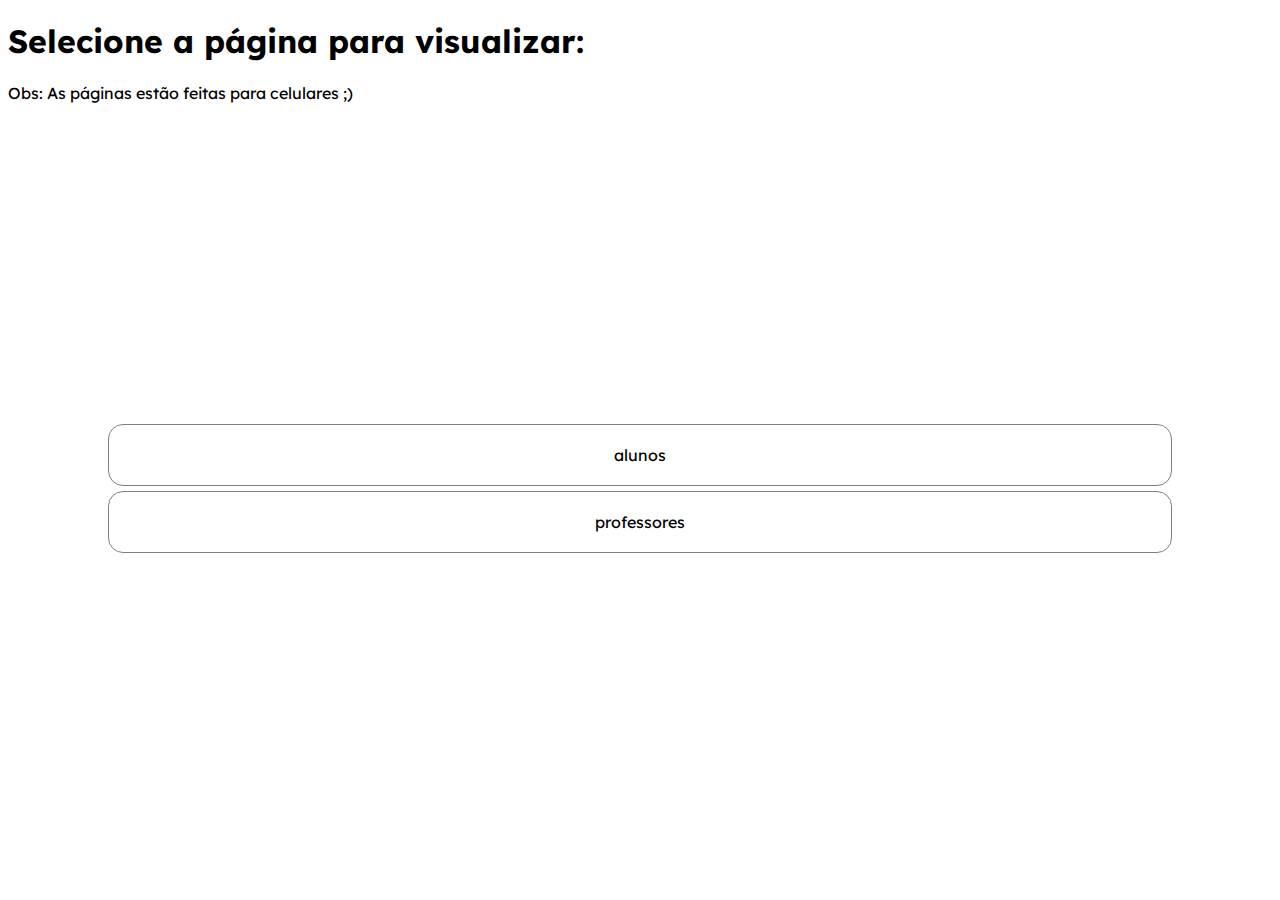
<file: index.html>
<!DOCTYPE html>
<html lang="en">
<head>
    <meta charset="UTF-8">
    <meta http-equiv="X-UA-Compatible" content="IE=edge">
    <meta name="viewport" content="width=device-width, initial-scale=1.0">
    <title>SILVIA</title>
    <style>
    @import url("https://fonts.googleapis.com/css2?family=Lexend:wght@400;500&display=swap");
        body{
            font-family: Lexend, Helvetica;
        }
        div{
            margin-top: 25%;
            display: flex;
            flex-direction: column;
            align-items: center;
            justify-content: center;
        }
        a{
            text-decoration: none;
            color: black;
            margin-top: 5px;
            padding: 20px 25px;
            border: 1px solid gray;
            width: 80%;
            text-align: center;
            border-radius: 15px;
        }
    </style>
</head>
<body>
    <h1>Selecione a página para visualizar:</h1>
    <p>Obs: As páginas estão feitas para celulares ;)</p>
    <div>
        <a href="alunos.html">alunos</a>
        <a href="professores.html">professores</a>
    </div>
</body>
</html>
</file>
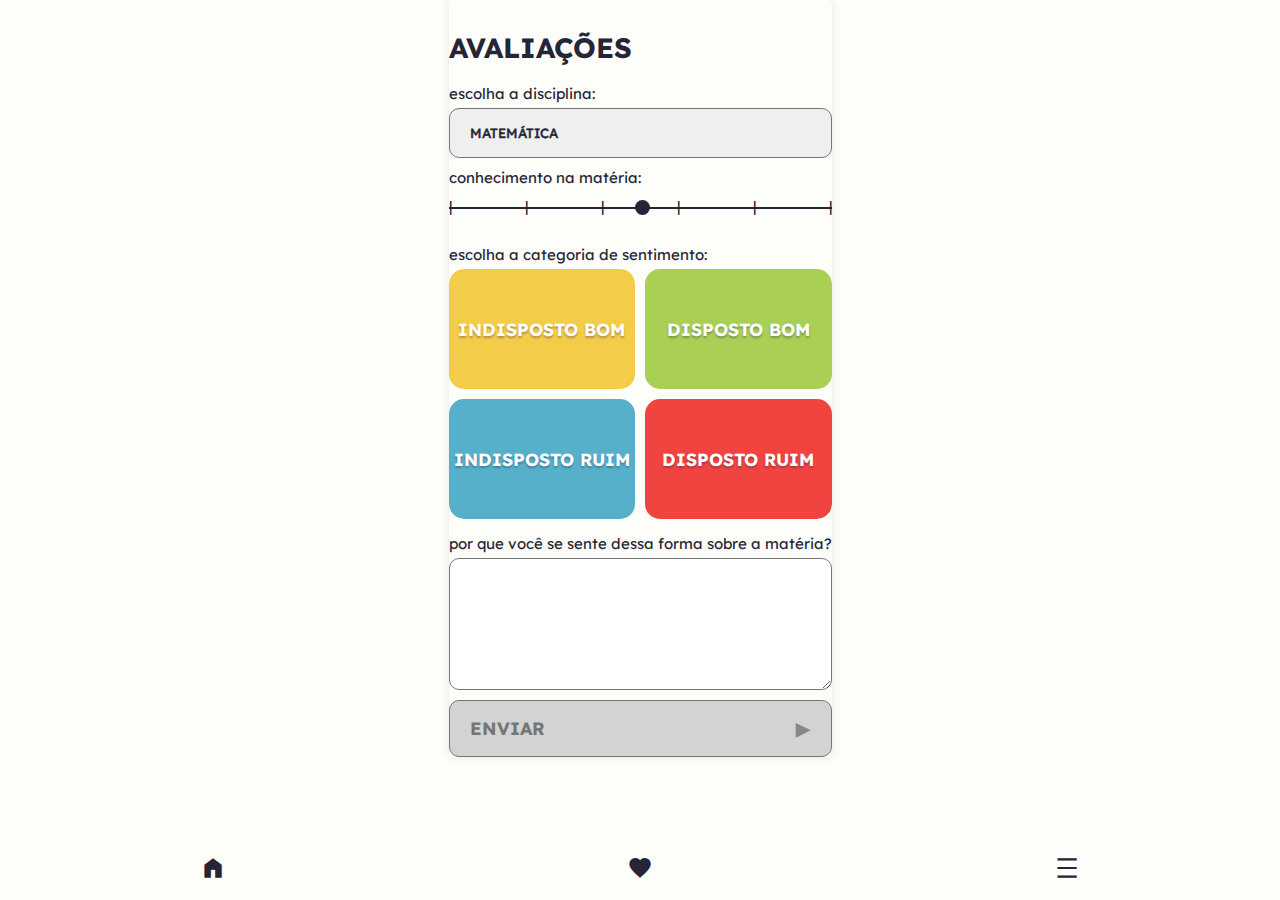
<file: alunos.html>
<!DOCTYPE html>
<html lang="en">
<head>
    <meta charset="UTF-8">
    <meta http-equiv="X-UA-Compatible" content="IE=edge">
    <meta name="viewport" content="width=device-width, initial-scale=1.0">
    <title>Document</title>
    <link rel="stylesheet" href="App.css">
    <link rel="stylesheet" href="https://fonts.googleapis.com/css2?family=Material+Symbols+Outlined:opsz,wght,FILL,GRAD@20..48,100..700,0..1,-50..200" />
</head>
    <div class="content">
            <h1>Avaliações</h1>
            <form action="">
                <label for="materia">escolha a disciplina:</label>
                <select name="materia" id="input_materia">
                    <option value="matematica">Matemática</option>
                    <option value="portugues">Português</option>
                    <option value="historia">História</option>
                    <option value="geografia">Geografia</option>
                </select>
                <label for="conhecimento">conhecimento na matéria:</label>
                <div class="slider-container">
                    | | | | | |
                    <span> </span>
                    <div class="ends"></div>
                    <input type="range" name="conhecimento" id="input_conhecimento" min="0" max="10" default="5" step="1" class="slider"></input>
                </div>
                <label for="sentimento">escolha a categoria de sentimento:</label>
                <h2>sentimentos</h2>
                <input type="hidden" name="sentimento" id="input_sentimento"></input>
                <div class="sentimentBox">
                    <div onClick="handleCategoryClick(e)" class="category box1">
                        <h3 class="sentimentKind">Indisposto Bom</h3>
                        <div onClick={handleSentimentClick} class="box1">
                            <p class="sentiment">Calma</p>
                        </div>
                        <div onClick={handleSentimentClick} class="box2">
                            <p class="sentiment">Confiança</p>
                        </div>
                        <div onClick={handleSentimentClick} class="box3">
                            <p class="sentiment">Esperança</p>
                        </div>
                        <div onClick={handleSentimentClick} class="box4">
                            <p class="sentiment">Satisfação</p>
                        </div>
                    </div>
                    <div onClick="handleCategoryClick(e)" class="category box2">
                        <h3 class="sentimentKind">Disposto Bom</h3>
                        <div onClick={handleSentimentClick} class="box1">
                            <p class="sentiment">Empolgação</p>
                        </div>
                        <div onClick={handleSentimentClick} class="box2">
                            <p class="sentiment">Entusiasmo</p>
                        </div>
                        <div onClick={handleSentimentClick} class="box3">
                            <p class="sentiment">Interesse</p>
                        </div>
                        <div onClick={handleSentimentClick} class="box4">
                            <p class="sentiment">Alegria</p>
                        </div>
                    </div>
                    <div onClick="handleCategoryClick(e)" class="category box3">
                        <h3 class="sentimentKind">Indisposto Ruim</h3>
                        <div onClick={handleSentimentClick} class="box1">
                            <p class="sentiment">Medo</p>
                        </div>
                        <div onClick={handleSentimentClick} class="box2">
                            <p class="sentiment">Tédio</p>
                        </div>
                        <div onClick={handleSentimentClick} class="box3">
                            <p class="sentiment">Tristeza</p>
                        </div>
                        <div onClick={handleSentimentClick} class="box4">
                            <p class="sentiment">Cansaço</p>
                        </div>
                    </div>
                    <div onClick="handleCategoryClick(e)" class="category box4">
                        <h3 class="sentimentKind">Disposto Ruim</h3>
                        <div onClick={handleSentimentClick} class="box1">
                            <p class="sentiment">Indignação</p>
                        </div>
                        <div onClick={handleSentimentClick} class="box2">
                            <p class="sentiment">Raiva</p>
                        </div>
                        <div onClick={handleSentimentClick} class="box3">
                            <p class="sentiment">Stress</p>
                        </div>
                        <div onClick={handleSentimentClick} class="box4">
                            <p class="sentiment">Ansiedade</p>
                        </div>
                    </div>
                    <label for="intensidade">Qual é a intensidade do seu sentimento?</label>
                    <div class="slider-container">
                        | | | | |
                        <span> </span>
                        <div class="ends"></div>
                        <input type="range" name="intensidade" id="input_intensidade" min="1" max="5" default="3" step="1" class="slider"></input>
                    </div>
                </div>
                
                <label for="comentario">por que você se sente dessa forma sobre a matéria?</label>
                <textarea name="comentario" id="input_comentario" cols="40" rows="8"></textarea>
                <button id="submit" type="submit">enviar</button>
            </form>
        </div>
        <div class="footer">
            <a href="./alunos.html" class="home"><span class="material-symbols-outlined">
                home
                </span></a>
            <a href="#sentimentos" class="mySentiments"><span class="material-symbols-outlined">
                favorite
                </span></a>
            <a href="./index.html" class="menu"><span class="material-symbols-outlined">
                density_medium
                </span></a>
    </div>
</body>

<script>

document.querySelectorAll(".category").forEach(element => {
        element.addEventListener("click", function(){
            document.getElementsByClassName("sentimentBox")[0].classList.add("category-selected");
            this.classList.add("selected");
            setTimeout(function(e){
                e.classList.add("avaliable");
            }, 140, this);
        })
});
document.querySelectorAll(".sentimentBox .sentiment").forEach(element => {
    element.parentElement.addEventListener("click", function(){
        if (this.parentElement.classList.contains("avaliable")){
            this.classList.add("selected");
            document.getElementsByClassName("sentimentBox")[0].classList.add("sentiment-selected");
            document.getElementById("input_sentimento").value = this.getElementsByClassName("sentiment")[0].innerHTML;
            color = getComputedStyle(this).getPropertyValue("--background-color")
            document.getElementById("submit").style.setProperty("--background-color", color);
            document.getElementById("submit").classList.add("sentiment-selected");
            setTimeout(function(e){
                document.getElementById("input_intensidade").parentElement.classList.add("shadow-filter");
            }, 140, this);
        }
    })
});
</script>
</file>
<file: App.css>
@charset "UTF-8";
@import url("https://fonts.googleapis.com/css2?family=Lexend:wght@400;500&display=swap");
body {
  --cor-disciplina: rgb(40, 145, 221);
}

#update_insights:active {
  border: 4px solid #89f789;
  padding: 16px 11px;
  color: #2f7d2f;
  text-shadow: 0 0 2px #17ea3e;
}

.scroll-down-tip{
  margin-bottom: 100px;
}

.insight{
  position: relative;
  padding: 20px;
  padding-bottom: 148px;
}

iframe{
  height: calc(100% - 64px);
  border: none;
  width: calc(100% + 40px);
  position: absolute;
  left: 50%;
  transform: translate(-50%, 0);
}
img{
  max-width: 100%;
}

.shadow-filter {
  -webkit-filter: drop-shadow(0px 2px 2px rgba(24, 18, 72, 0.3));
          filter: drop-shadow(0px 2px 2px rgba(24, 18, 72, 0.3));
}

.material-symbols-outlined {
  font-variation-settings: 'FILL' 1,
 'wght' 700,
 'GRAD' 0,
 'opsz' 48;
}

body {
  font-family: 'Lexend', sans-serif;
  font-size: 15px;
  margin: 0;
  color: #262537;
  display: -webkit-box;
  display: -ms-flexbox;
  display: flex;
  -webkit-box-pack: center;
      -ms-flex-pack: center;
          justify-content: center;
  background-color: #fdfdfa;
}

body .content {
  max-width: min(100vw, 450px);
  overflow-x: hidden;
  background-color: #fdfdfa;
  border-radius: 5px;
  -webkit-box-shadow: 0 0 10px rgba(0, 0, 0, 0.1);
          box-shadow: 0 0 10px rgba(0, 0, 0, 0.1);
  margin-bottom: 20px;
  margin-bottom: 64px;
}

body .content h1 {
  text-transform: uppercase;
  font-size: 28px;
  margin-top: 30px;
}

body .content form {
  display: -webkit-box;
  display: -ms-flexbox;
  display: flex;
  -webkit-box-orient: vertical;
  -webkit-box-direction: normal;
      -ms-flex-direction: column;
          flex-direction: column;
}

body .content form select {
  background-color: none;
  border-radius: 10px;
  -webkit-appearance: none;
     -moz-appearance: none;
          appearance: none;
  font-family: unset;
  margin-top: 5px;
  padding: 16px 20px;
  -webkit-text-stroke: 0.5px;
  color: unset;
  text-transform: uppercase;
  position: relative;
  border: 1px solid #757575;
}

body .content form select::after {
  content: "V";
  color: #000;
  position: absolute;
  left: 10px;
  top: 2px;
  width: 10px;
  height: 10px;
  background-color: #a9cf55;
  border-radius: 50%;
}

body .content form select option {
  background-color: unset;
  width: 100%;
}

body .content form label[for="conhecimento"] {
  margin-top: 10px;
}

body .content form .slider-container {
  z-index: 3;
  margin-top: 10px;
  position: relative;
  width: 100%;
  text-align: justify;
}

body .content form .slider-container .slider {
  z-index: 1;
  position: absolute;
  left: -5px;
  top: 0;
  width: calc(100% + 10px);
  margin-top: 10px;
  outline: none;
  -webkit-appearance: none;
  height: 2px;
  background-color: #262537;
}

body .content form .slider-container .slider::-webkit-slider-thumb {
  z-index: 4;
  -webkit-transition: all 0.2s ease-in-out;
  transition: all 0.2s ease-in-out;
  width: 15px;
  height: 15px;
  background-color: #262537;
  border-radius: 50%;
  cursor: pointer;
  -webkit-appearance: none;
  appearance: none;
}

body .content form .slider-container span {
  width: 100%;
  height: 1em;
  display: inline-block;
}

body .content form label[for="sentimento"] {
  margin-top: 10px;
}

body .content form > h2 {
  display: none;
}

body .content form label[for="comentario"] {
  margin-top: 15px;
}

body .content .sentimentBox {
  margin-top: 5px;
  overflow: hidden;
  position: relative;
  width: 100%;
  border-radius: 15px;
  -webkit-box-align: center;
      -ms-flex-align: center;
          align-items: center;
  height: calc(calc(2 * 120px) + 10px);
}

body .content .sentimentBox .sentimentKind {
  text-align: center;
  word-wrap: break-word;
  color: white;
  text-transform: uppercase;
  text-shadow: 0px 2px 2px rgba(24, 18, 72, 0.3);
  height: 120px;
  display: -webkit-box;
  display: -ms-flexbox;
  display: flex;
  -webkit-box-orient: vertical;
  -webkit-box-direction: normal;
      -ms-flex-direction: column;
          flex-direction: column;
  margin: 0;
  -webkit-box-pack: center;
      -ms-flex-pack: center;
          justify-content: center;
}

body .content .sentimentBox .category {
  --background-color: #757575;
  background-color: var(--background-color);
  -webkit-transition: all 0.5s;
  transition: all 0.5s;
  width: calc(50% - 5px);
  height: 120px;
  position: absolute;
  display: inline-block;
  border-radius: 15px;
  overflow: hidden;
  z-index: 2;
}

body .content .sentimentBox .category.box1 {
  -webkit-transform-origin: top left;
          transform-origin: top left;
  --background-color: #f3cc49;
  left: 0;
  top: 0;
}

body .content .sentimentBox .category.box2 {
  -webkit-transform-origin: top right;
          transform-origin: top right;
  --background-color: #a9cf55;
  left: calc(50% + 5px);
  top: 0;
}

body .content .sentimentBox .category.box3 {
  -webkit-transform-origin: bottom left;
          transform-origin: bottom left;
  --background-color: #57b0ca;
  top: calc(120px + 10px);
  left: 0;
}

body .content .sentimentBox .category.box4 {
  -webkit-transform-origin: bottom right;
          transform-origin: bottom right;
  --background-color: #f14440;
  top: calc(120px + 10px);
  left: calc(50% + 5px);
}

body .content .sentimentBox .category > div {
  background-color: var(--background-color);
  position: absolute;
  -webkit-transition: all 0.5s;
  transition: all 0.5s;
  width: 50%;
  height: calc(120px / 2);
  position: absolute;
  display: inline-block;
  z-index: 1;
  opacity: 0;
}

body .content .sentimentBox .category > div p {
  display: none;
  word-wrap: break-word;
  color: white;
  text-transform: uppercase;
  text-shadow: 0px 2px 2px rgba(24, 18, 72, 0.3);
  height: 100%;
  display: -webkit-box;
  display: -ms-flexbox;
  display: flex;
  -webkit-box-orient: vertical;
  -webkit-box-direction: normal;
      -ms-flex-direction: column;
          flex-direction: column;
  margin: 0;
  -webkit-box-pack: center;
      -ms-flex-pack: center;
          justify-content: center;
  text-align: center;
  font-size: 0px;
  -webkit-text-stroke: 0.5px;
}

body .content .sentimentBox .category > div.box1 {
  -webkit-transform-origin: top left;
          transform-origin: top left;
  left: 0;
  top: 0;
}

body .content .sentimentBox .category > div.box2 {
  -webkit-transform-origin: top right;
          transform-origin: top right;
  left: 50%;
  top: 0;
}

body .content .sentimentBox .category > div.box3 {
  -webkit-transform-origin: bottom left;
          transform-origin: bottom left;
  top: calc(120px / 2);
  left: 0;
}

body .content .sentimentBox .category > div.box4 {
  -webkit-transform-origin: bottom right;
          transform-origin: bottom right;
  top: calc(120px / 2);
  left: 50%;
}

body .content .sentimentBox label[for="intensidade"] {
  -webkit-transition: all 0.5s;
  transition: all 0.5s;
  --color: #fff0;
  -webkit-transform: translate(0, -6px);
          transform: translate(0, -6px);
  color: var(--color);
  position: absolute;
  display: inline-block;
  top: 65%;
  text-align: center;
  width: 100%;
}

body .content .sentimentBox .slider-container {
  width: 90%;
  -webkit-transition: all 0.4s;
  transition: all 0.4s;
  position: absolute;
  top: 120%;
  left: 50%;
  -webkit-transform: translate(-50%, -50%);
          transform: translate(-50%, -50%);
  --base-color: #fff;
  color: var(--base-color);
}

body .content .sentimentBox .slider-container .slider {
  background-color: #fff;
}

body .content .sentimentBox .slider-container .slider::-webkit-slider-thumb {
  background-color: var(--base-color);
}

body .content .sentimentBox.category-selected .category {
  z-index: 0;
  background: none;
}

body .content .sentimentBox.category-selected .category:not(.selected) {
  -webkit-transform: scale(0) rotate(180deg);
          transform: scale(0) rotate(180deg);
}

body .content .sentimentBox.category-selected .category h3 {
  display: none;
}

body .content .sentimentBox.category-selected .category.selected {
  width: 100%;
  height: calc(calc(2 * 120px) + 10px);
  left: 0;
  top: 0;
}

body .content .sentimentBox.category-selected .category.selected > div {
  border-radius: 15px;
  height: 120px;
  width: calc(50% - 5px);
  opacity: 1;
  overflow: hidden;
}

body .content .sentimentBox.category-selected .category.selected > div p {
  display: -webkit-box;
  display: -ms-flexbox;
  display: flex;
  -webkit-transform: scale(0) rotate(10deg);
          transform: scale(0) rotate(10deg);
  -webkit-transition: -webkit-transform 0.2s;
  transition: -webkit-transform 0.2s;
  transition: transform 0.2s;
  transition: transform 0.2s, -webkit-transform 0.2s;
}

body .content .sentimentBox.category-selected .category.selected > div.box2, body .content .sentimentBox.category-selected .category.selected > div.box4 {
  left: calc(50% + 5px);
}

body .content .sentimentBox.category-selected .category.selected > div.box3, body .content .sentimentBox.category-selected .category.selected > div.box4 {
  top: calc(120px + 10px);
}

body .content .sentimentBox.category-selected .category.selected > div.selected {
  width: 100%;
  height: 100%;
  top: 0;
  left: 0;
  z-index: 5;
}

body .content .sentimentBox.category-selected .category.selected.avaliable > div p {
  font-size: 18px;
  -webkit-transform: scale(1);
          transform: scale(1);
}

body .content .sentimentBox.sentiment-selected label[for="intensidade"] {
  --color: #fff;
  -webkit-transform: translate(0, 0);
          transform: translate(0, 0);
  text-shadow: 0px 2px 2px rgba(24, 18, 72, 0.3);
}

body .content .sentimentBox.sentiment-selected .slider-container {
  top: 80%;
}

body .content .sentimentBox:not(.sentiment-selected) label[for="intensidade"] {
  pointer-events: none;
}

body .content textarea {
  margin-top: 5px;
  border-radius: 10px;
  border: 1px solid #757575;
  padding: 5px;
}

body .content button[type="submit"] {
  --background-color: #d3d3d3;
  margin-top: 10px;
  border-radius: 10px;
  border: 1px solid #757575;
  background-color: var(--background-color);
  color: #757575;
  font-size: 18px;
  padding: 16px 20px;
  text-transform: uppercase;
  font-weight: bold;
  text-align: start;
  position: relative;
  overflow: hidden;
  -webkit-transition: all 0.3s;
  transition: all 0.3s;
}

body .content button[type="submit"]::after {
  content: "▶";
  opacity: 0.8;
  position: absolute;
  right: 25px;
  top: 50%;
  -webkit-transform-origin: center center;
          transform-origin: center center;
  -webkit-transform: translateY(-50%);
          transform: translateY(-50%);
  width: 10px;
  border-radius: 50%;
}

body .content button[type="submit"].sentiment-selected {
  color: #fff;
  text-shadow: 0px 2px 2px rgba(24, 18, 72, 0.3);
  cursor: pointer;
  border: 1px solid var(--color);
}

button {
  background: none;
  color: inherit;
  border: none;
  padding: 0;
  font: inherit;
  cursor: pointer;
  outline: none;
}

.insight-status {
  width: 100%;
  text-align: center;
  display: -webkit-box;
  display: -ms-flexbox;
  display: flex;
  -webkit-box-orient: vertical;
  -webkit-box-direction: normal;
      -ms-flex-direction: column;
          flex-direction: column;
  -webkit-box-pack: center;
      -ms-flex-pack: center;
          justify-content: center;
}

#update_insights {
  padding: 20px 15px;
  width: 85%;
  border: 1px solid #757575;
  border-radius: 10px;
  font-weight: 600;
  transition: all 0.3s;
}


.insight-status #update_insights span {
  margin-right: 10px;
}

.content.snap {
  -ms-scroll-snap-type: y mandatory;
      scroll-snap-type: y mandatory;
  overflow-y: scroll;
  height: 100vh;
}

.content.snap .insight {
  scroll-snap-align: start;
  scroll-snap-align: start;
  height: calc(100vh - 40px);
  width: calc(100% - 40px);
  /* simple breathing animation */
}

.content.snap .insight h1 {
  margin: 10px;
}

.content.snap .insight #input_disciplina {
  width: 100%;
  padding: 30px 25px;
  background-color: var(--cor-disciplina);
  color: #fff;
  font-size: 21px;
  text-shadow: 0px 2px 2px rgba(24, 18, 72, 0.3);
  text-transform: uppercase;
  font-weight: 700;
  -webkit-appearance: none;
     -moz-appearance: none;
          appearance: none;
  border-radius: 10px;
}

.content.snap .insight button {
  border-radius: 15px;
  text-align: center;
  display: -webkit-box;
  display: -ms-flexbox;
  display: flex;
  -webkit-box-pack: center;
      -ms-flex-pack: center;
          justify-content: center;
  -webkit-box-orient: horizontal;
  -webkit-box-direction: normal;
      -ms-flex-direction: row;
          flex-direction: row;
  text-transform: capitalize;
}

.content.snap .insight .scroll-down-tip {
  position: absolute;
  bottom: 10px;
  -webkit-transition: all 1s;
  transition: all 1s;
}

.header {
  position: absolute;
  top: 0;
  display: -webkit-box;
  display: -ms-flexbox;
  display: flex;
  -webkit-box-orient: horizontal;
  -webkit-box-direction: normal;
      -ms-flex-direction: row;
          flex-direction: row;
  -webkit-box-align: end;
      -ms-flex-align: end;
          align-items: flex-end;
  width: 100vw;
}

.header .logo {
  width: 50px;
  height: 50px;
  border-radius: 50%;
  display: inline-block;
  background-color: #f3cc49;
}

.footer.teachers{
  height: 128px;
}

.footer {
  height: 64px;
  background: #fdfdfa;
  position: fixed;
  left: 0;
  bottom: 0;
  width: 100%;
  display: -webkit-box;
  display: -ms-flexbox;
  display: flex;
  -webkit-box-orient: horizontal;
  -webkit-box-direction: normal;
      -ms-flex-direction: row;
          flex-direction: row;
  -ms-flex-wrap: wrap;
      flex-wrap: wrap;
  -ms-flex-pack: distribute;
      justify-content: space-around;
}

.footer .update-insight{
  height: 80px;
  width: 100%;
  text-align: center;
}

.footer.teachers a{
  display: block;
}

.footer a {
  width: 50px;
  height: 100%;
  display: flex;
  text-align: center;
  -webkit-box-orient: vertical;
  -webkit-box-direction: normal;
      -ms-flex-direction: column;
          flex-direction: column;
  -webkit-box-pack: center;
      -ms-flex-pack: center;
          justify-content: center;
  -webkit-box-align: center;
      -ms-flex-align: center;
          align-items: center;
  text-decoration: none;
  color: inherit;
}
/*# sourceMappingURL=App.css.map */
</file>
